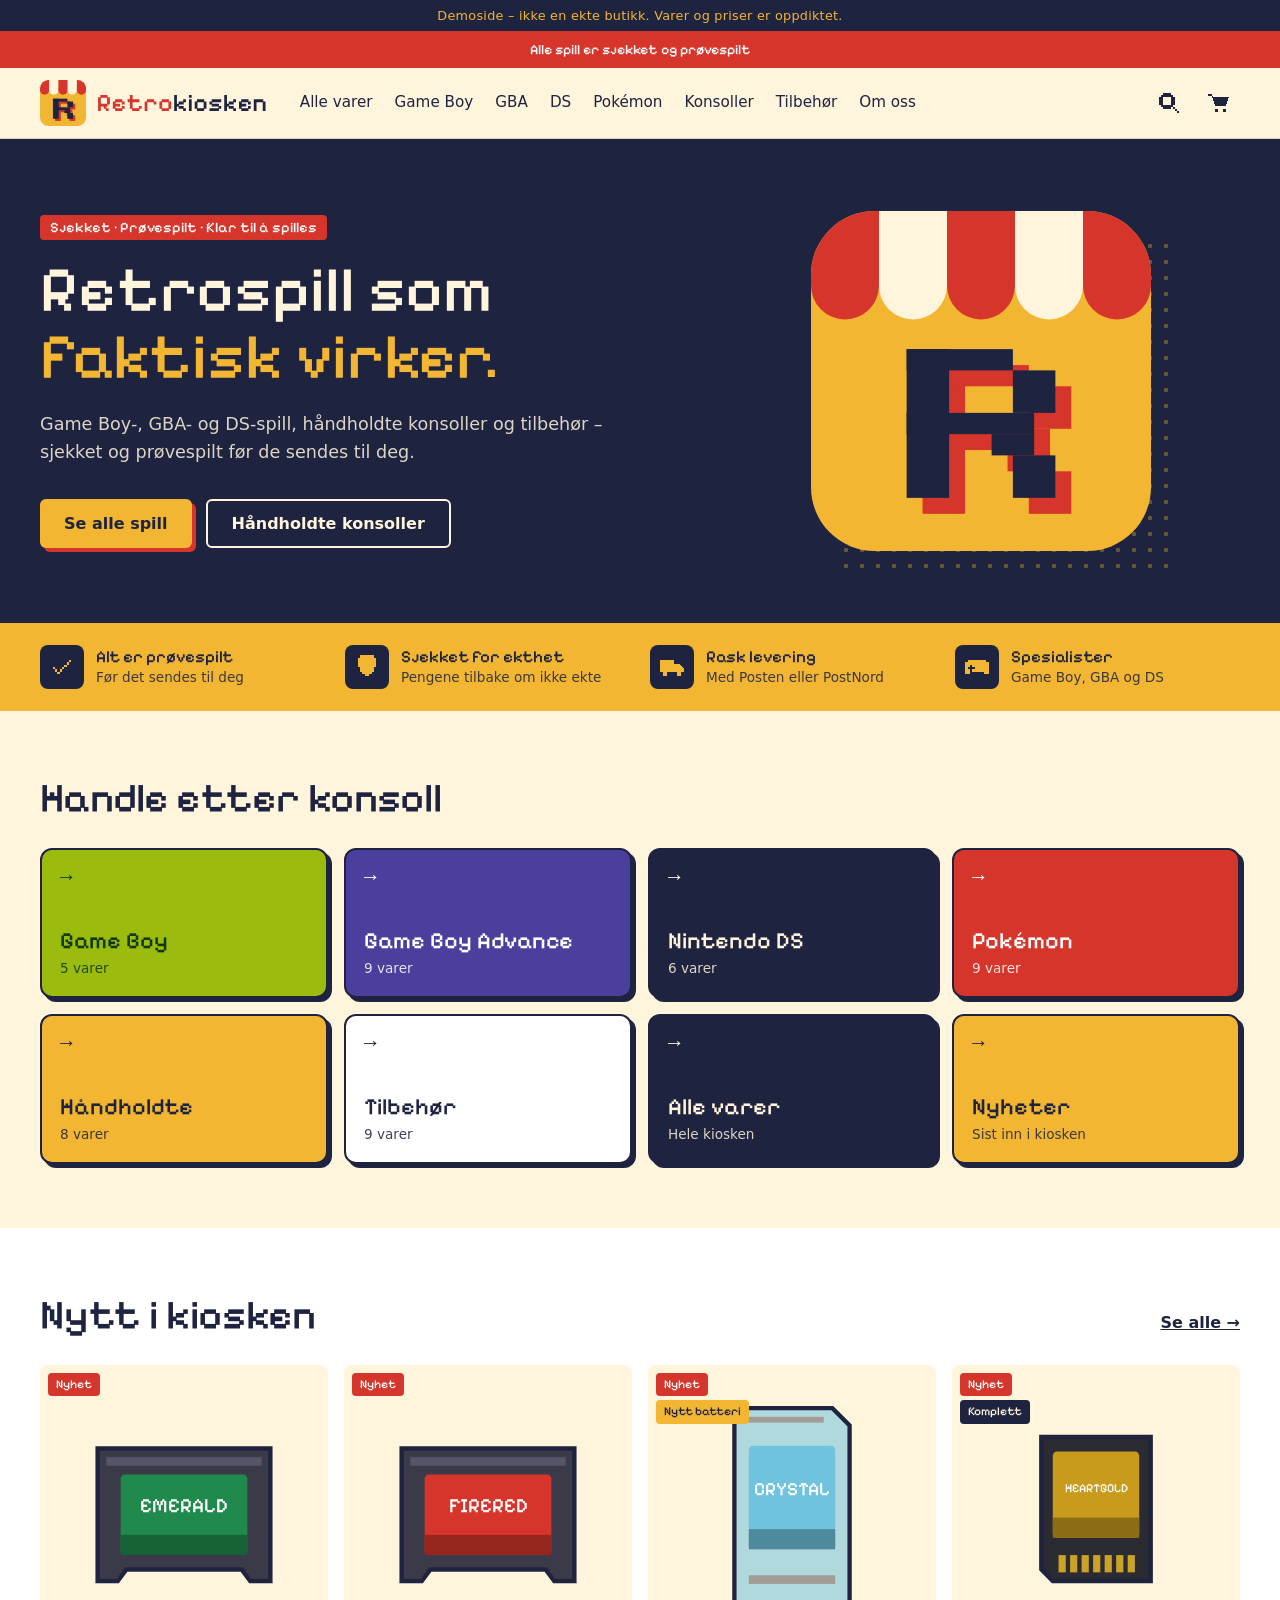
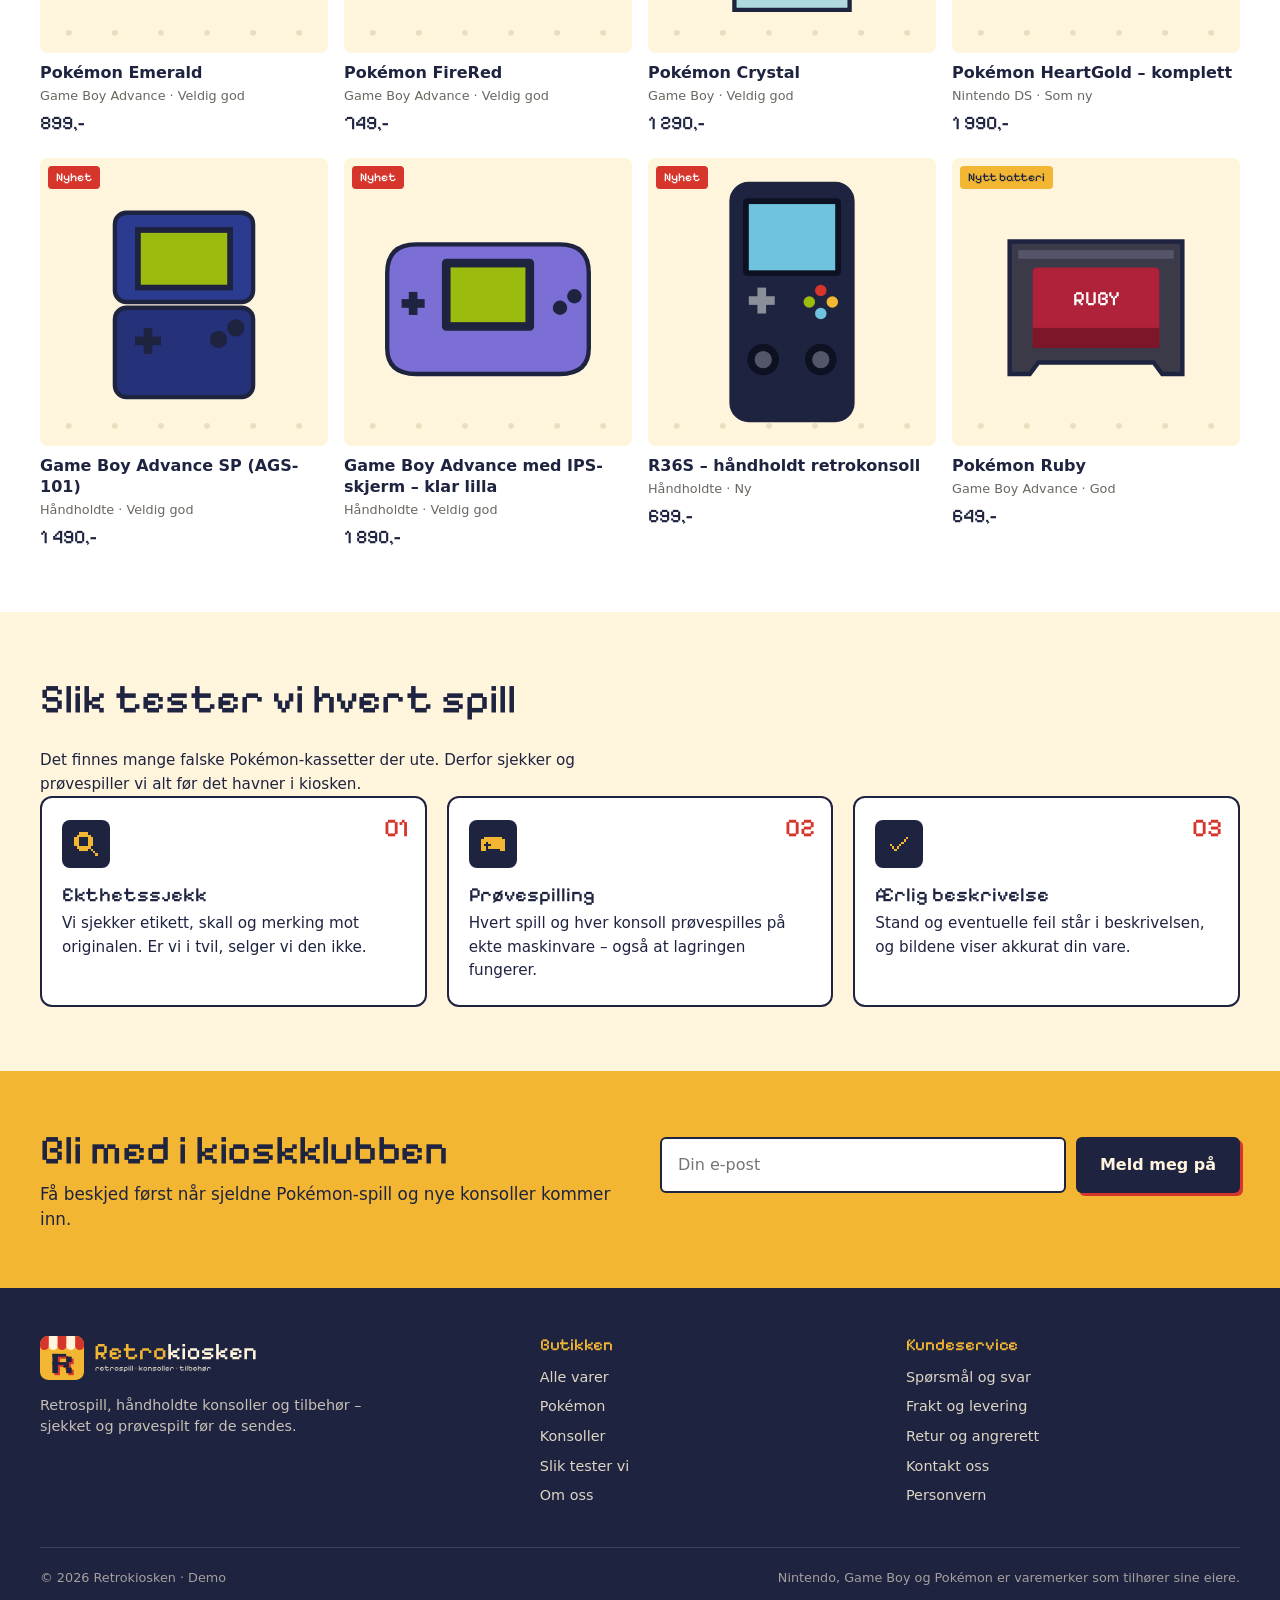
<file: index.html>
<!doctype html>
<html lang="nb">
<head>
  <meta charset="utf-8">
  <meta name="viewport" content="width=device-width, initial-scale=1">
  <title>Retrokiosken – retrospill som faktisk virker (demo)</title>
  <meta name="description" content="Demoside for Retrokiosken – Game Boy-, GBA- og DS-spill og håndholdte konsoller, sjekket og prøvespilt.">
  <meta name="robots" content="noindex">
  <meta property="og:title" content="Retrokiosken (demo)">
  <meta property="og:image" content="assets/deling.png">
  <link rel="icon" type="image/png" sizes="32x32" href="assets/retrokiosken-favicon-32.png">
  <link rel="icon" type="image/svg+xml" href="assets/retrokiosken-ikon.svg">
  <link rel="apple-touch-icon" href="assets/retrokiosken-apple-touch-icon.png">
  <link rel="preload" href="assets/PixelifySans-Medium.woff2" as="font" type="font/woff2" crossorigin>
  <link rel="stylesheet" href="assets/style.css">
</head>
<body data-side="forside">
  <div id="topp"></div>

  <main>
    <section class="hero">
      <div class="wrap hero__inner">
        <div>
          <p class="hero__etikett">Sjekket · Prøvespilt · Klar til å spilles</p>
          <h1>Retrospill som <span>faktisk virker.</span></h1>
          <p class="hero__tekst">Game Boy-, GBA- og DS-spill, håndholdte konsoller og tilbehør – sjekket og prøvespilt før de sendes til deg.</p>
          <div class="hero__knapper">
            <a class="knapp knapp--gul" href="spill.html">Se alle spill</a>
            <a class="knapp knapp--kontur" href="spill.html?k=konsoll">Håndholdte konsoller</a>
          </div>
        </div>
        <div class="hero__media">
          <div class="hero__ikon"><img src="assets/retrokiosken-ikon.svg" alt="" width="320" height="320"></div>
        </div>
      </div>
    </section>

    <section class="fordeler" aria-label="Hvorfor handle hos oss">
      <ul class="wrap">
        <li><span data-ikon="check"></span><span><strong>Alt er prøvespilt</strong><small>Før det sendes til deg</small></span></li>
        <li><span data-ikon="shield"></span><span><strong>Sjekket for ekthet</strong><small>Pengene tilbake om ikke ekte</small></span></li>
        <li><span data-ikon="truck"></span><span><strong>Rask levering</strong><small>Med Posten eller PostNord</small></span></li>
        <li><span data-ikon="gamepad"></span><span><strong>Spesialister</strong><small>Game Boy, GBA og DS</small></span></li>
      </ul>
    </section>

    <section class="plattformer">
      <div class="wrap">
        <h2 class="seksjonstittel">Handle etter konsoll</h2>
        <ul class="fliser">
          <li><a class="flis flis--gronn" href="spill.html?k=gb"><span class="flis__pil" aria-hidden="true">→</span><span class="flis__navn">Game Boy</span><span class="flis__antall" data-antall="gb"></span></a></li>
          <li><a class="flis flis--lilla" href="spill.html?k=gba"><span class="flis__pil" aria-hidden="true">→</span><span class="flis__navn">Game Boy Advance</span><span class="flis__antall" data-antall="gba"></span></a></li>
          <li><a class="flis flis--bla" href="spill.html?k=ds"><span class="flis__pil" aria-hidden="true">→</span><span class="flis__navn">Nintendo DS</span><span class="flis__antall" data-antall="ds"></span></a></li>
          <li><a class="flis flis--rod" href="spill.html?k=pokemon"><span class="flis__pil" aria-hidden="true">→</span><span class="flis__navn">Pokémon</span><span class="flis__antall" data-antall="pokemon"></span></a></li>
          <li><a class="flis flis--gul" href="spill.html?k=konsoll"><span class="flis__pil" aria-hidden="true">→</span><span class="flis__navn">Håndholdte</span><span class="flis__antall" data-antall="konsoll"></span></a></li>
          <li><a class="flis flis--krem" href="spill.html?k=tilbehor"><span class="flis__pil" aria-hidden="true">→</span><span class="flis__navn">Tilbehør</span><span class="flis__antall" data-antall="tilbehor"></span></a></li>
          <li><a class="flis flis--bla" href="spill.html"><span class="flis__pil" aria-hidden="true">→</span><span class="flis__navn">Alle varer</span><span class="flis__antall">Hele kiosken</span></a></li>
          <li><a class="flis flis--gul" href="spill.html?sort=nyest"><span class="flis__pil" aria-hidden="true">→</span><span class="flis__navn">Nyheter</span><span class="flis__antall">Sist inn i kiosken</span></a></li>
        </ul>
      </div>
    </section>

    <section class="produkter">
      <div class="wrap">
        <div class="produkter__topp"><h2 class="seksjonstittel">Nytt i kiosken</h2><a href="spill.html">Se alle →</a></div>
        <ul class="grid" id="nytt"></ul>
      </div>
    </section>

    <section class="steg" id="slik-tester-vi">
      <div class="wrap">
        <h2 class="seksjonstittel">Slik tester vi hvert spill</h2>
        <p class="steg__intro">Det finnes mange falske Pokémon-kassetter der ute. Derfor sjekker og prøvespiller vi alt før det havner i kiosken.</p>
        <ol>
          <li><span class="steg__nr" aria-hidden="true">01</span><span data-ikon="search"></span><h3>Ekthetssjekk</h3><p>Vi sjekker etikett, skall og merking mot originalen. Er vi i tvil, selger vi den ikke.</p></li>
                    <li><span class="steg__nr" aria-hidden="true">02</span><span data-ikon="gamepad"></span><h3>Prøvespilling</h3><p>Hvert spill og hver konsoll prøvespilles på ekte maskinvare – også at lagringen fungerer.</p></li>
          <li><span class="steg__nr" aria-hidden="true">03</span><span data-ikon="check"></span><h3>Ærlig beskrivelse</h3><p>Stand og eventuelle feil står i beskrivelsen, og bildene viser akkurat din vare.</p></li>
        </ol>
      </div>
    </section>

    <section class="nyhetsbrev">
      <div class="wrap nyhetsbrev__inner">
        <div>
          <h2 class="seksjonstittel">Bli med i kioskklubben</h2>
          <p>Få beskjed først når sjeldne Pokémon-spill og nye konsoller kommer inn.</p>
        </div>
        <div>
          <form id="nyhetsbrev" novalidate>
            <label class="visually-hidden" for="nb-epost">E-post</label>
            <input id="nb-epost" type="email" placeholder="Din e-post" autocomplete="email" required>
            <button class="knapp" type="submit">Meld meg på</button>
          </form>
          <p class="nyhetsbrev__svar" id="nb-svar" role="status"></p>
        </div>
      </div>
    </section>
  </main>

  <div id="bunn"></div>
  <script src="assets/app.js"></script>
  <script>document.querySelectorAll('[data-ikon]').forEach((el) => { el.outerHTML = ikon(el.dataset.ikon); });</script>
</body>
</html>
</file>
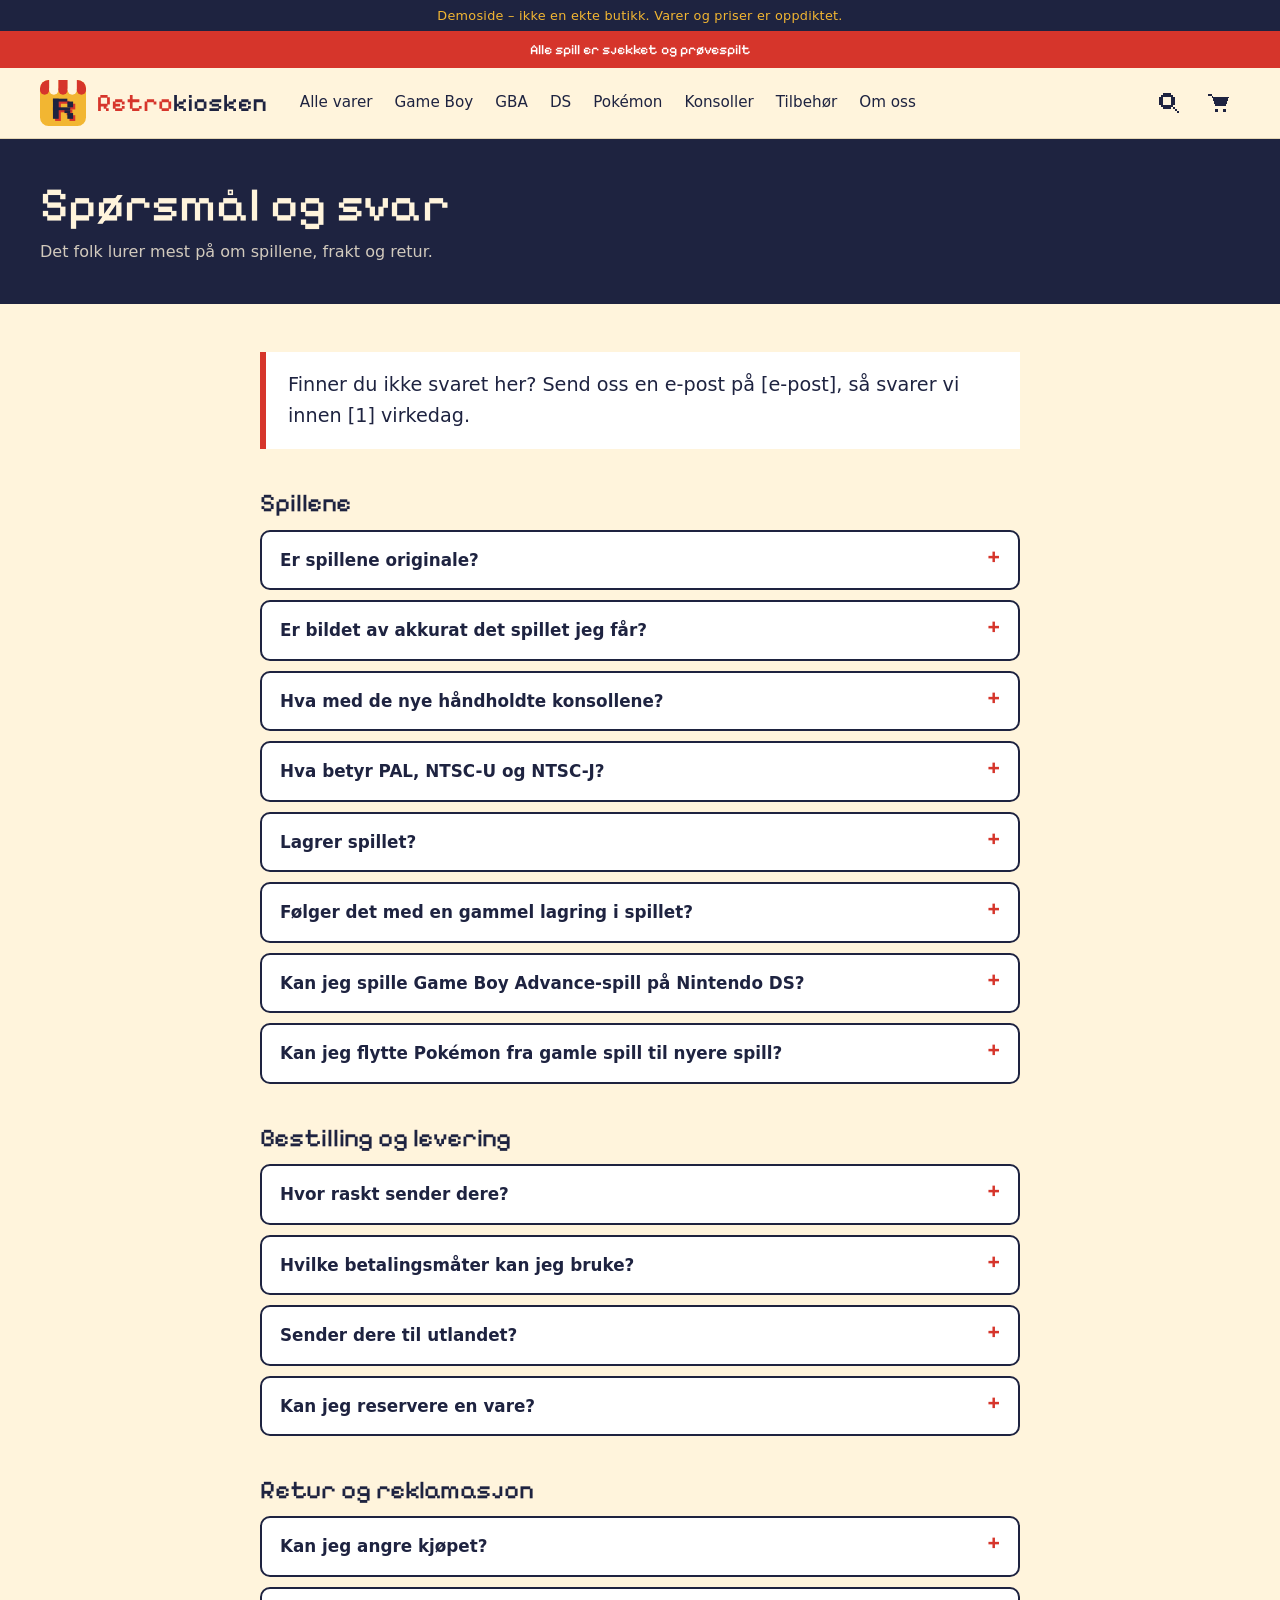
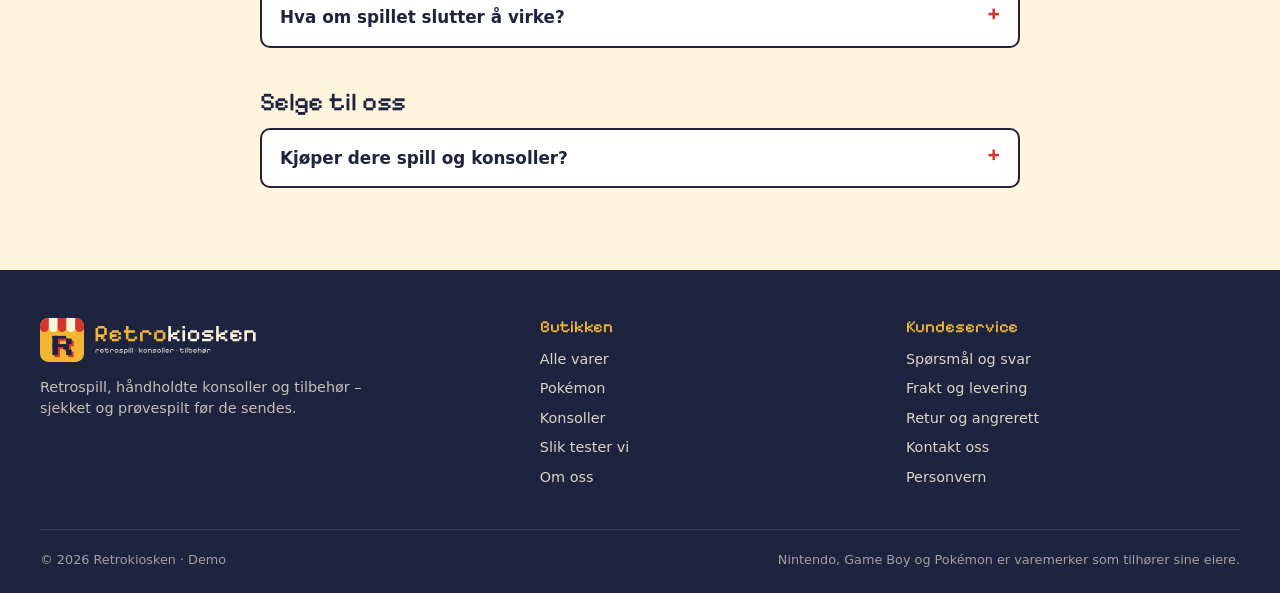
<file: faq.html>
<!doctype html>
<html lang="nb">
<head>
  <meta charset="utf-8">
  <meta name="viewport" content="width=device-width, initial-scale=1">
  <title>Spørsmål og svar – Retrokiosken (demo)</title>
  <meta name="robots" content="noindex">
  <link rel="icon" type="image/png" sizes="32x32" href="assets/retrokiosken-favicon-32.png">
  <link rel="icon" type="image/svg+xml" href="assets/retrokiosken-ikon.svg">
  <link rel="preload" href="assets/PixelifySans-Medium.woff2" as="font" type="font/woff2" crossorigin>
  <link rel="stylesheet" href="assets/style.css">
</head>
<body data-side="faq">
  <div id="topp"></div>
  <main>
    <div class="sidetopp"><div class="wrap"><h1>Spørsmål og svar</h1><p>Det folk lurer mest på om spillene, frakt og retur.</p></div></div>
    <article class="wrap tekstside">
      <p class="ingress">Finner du ikke svaret her? Send oss en e-post på [e-post], så svarer vi innen [1] virkedag.</p>

      <h2>Spillene</h2>

      <details>
        <summary>Er spillene originale?</summary>
        <p>Ja. Brukte spill sjekkes for ekthet og prøvespilles før salg – les mer på <a href="slik-tester-vi.html">Slik tester vi</a>. Skulle et spill mot formodning ikke være ekte, får du pengene tilbake.</p>
      </details>

      <details>
        <summary>Er bildet av akkurat det spillet jeg får?</summary>
        <p>Ja, for brukte varer viser bildene nøyaktig eksemplaret du får. Unntaket er nye varer, som håndholdte konsoller og tilbehør, der vi bruker et produktbilde.</p>
      </details>

      <details>
        <summary>Hva med de nye håndholdte konsollene?</summary>
        <p>I tillegg til brukte spill og konsoller selger vi nye håndholdte retrokonsoller og tilbehør. Merke, modell og hva som følger med står alltid i produktbeskrivelsen. Konsollene testes før de sendes, og selges uten forhåndsinstallerte spill.</p>
      </details>

      <details>
        <summary>Hva betyr PAL, NTSC-U og NTSC-J?</summary>
        <p>Det er regionen spillet er laget for: PAL er Europa, NTSC-U er Nord-Amerika og NTSC-J er Japan. Game Boy-, Game Boy Color-, GBA- og DS-spill er regionfrie og fungerer på alle konsoller uansett region. Nintendo 3DS-spill er regionlåst og må ha samme region som konsollen.</p>
      </details>

      <details>
        <summary>Lagrer spillet?</summary>
        <p>Vi sjekker at spill med lagring faktisk lagrer når vi prøvespiller dem. Mange eldre Game Boy-spill bruker et lite batteri for å lagre, og det kan gå tomt etter mange år. Har en vare fått nytt batteri, eller er det noe du bør vite om lagringen, står det i produktbeskrivelsen.</p>
      </details>

      <details>
        <summary>Følger det med en gammel lagring i spillet?</summary>
        <p>[Velg én:] Nei, vi sletter gamle lagrefiler før salg. / Noen ganger – gamle lagrefiler beholdes hvis de er i orden. Vil du ha et blankt spill, skriv det i kommentarfeltet i kassen.</p>
      </details>

      <details>
        <summary>Kan jeg spille Game Boy Advance-spill på Nintendo DS?</summary>
        <p>Ja, på den første Nintendo DS-en og DS Lite, som har en egen spor for GBA-spill. DSi, 3DS og 2DS har ikke dette sporet. Game Boy- og Game Boy Color-spill kan spilles på Game Boy Advance og GBA SP, men ikke på DS.</p>
      </details>

      <details>
        <summary>Kan jeg flytte Pokémon fra gamle spill til nyere spill?</summary>
        <p>Fra GBA-spillene (Ruby, Sapphire, Emerald, FireRed, LeafGreen) kan Pokémon flyttes til Diamond, Pearl, Platinum, HeartGold og SoulSilver med Pal Park. Det krever en Nintendo DS eller DS Lite med GBA-spor. Videre overføring til nyere spill krever flere steg og tjenester som Nintendo har lagt ned eller endret, så sjekk hvordan det fungerer i dag før du kjøper for å overføre.</p>
      </details>

      <h2>Bestilling og levering</h2>

      <details>
        <summary>Hvor raskt sender dere?</summary>
        <p>Bestillinger betalt før kl. [14:00] på virkedager sendes normalt [samme dag / neste virkedag]. Du får sporingsnummer på e-post. Se <a href="#" data-demo>frakt og levering</a>.</p>
      </details>

      <details>
        <summary>Hvilke betalingsmåter kan jeg bruke?</summary>
        <p>[Vipps, kort (Visa og Mastercard), Apple Pay, Google Pay og Klarna.]</p>
      </details>

      <details>
        <summary>Sender dere til utlandet?</summary>
        <p>Foreløpig sender vi bare innenlands i Norge.</p>
      </details>

      <details>
        <summary>Kan jeg reservere en vare?</summary>
        <p>Nei, fordi de fleste varene er enkeltstykker, selger vi etter prinsippet «først til mølla». En vare er din når bestillingen er betalt.</p>
      </details>

      <h2>Retur og reklamasjon</h2>

      <details>
        <summary>Kan jeg angre kjøpet?</summary>
        <p>Ja, du har 14 dagers angrerett fra du mottar varen. Se <a href="#" data-demo>angrerett og retur</a> for hvordan du går frem.</p>
      </details>

      <details>
        <summary>Hva om spillet slutter å virke?</summary>
        <p>Du har to års reklamasjonsrett, også på brukte varer. Ta kontakt på [e-post] med ordrenummer og en kort beskrivelse, gjerne med video, så finner vi en løsning. Vi betaler returfrakten når feilen er vår.</p>
      </details>

      <h2>Selge til oss</h2>

      <details>
        <summary>Kjøper dere spill og konsoller?</summary>
        <p>Ja! Vi kjøper Game Boy-, GBA- og DS-spill, konsoller og hele samlinger. Send bilder og en liste til [e-post], så gir vi deg et tilbud.</p>
      </details>
    </article>
  </main>
  <div id="bunn"></div>
  <script src="assets/app.js"></script>
</body>
</html>
</file>
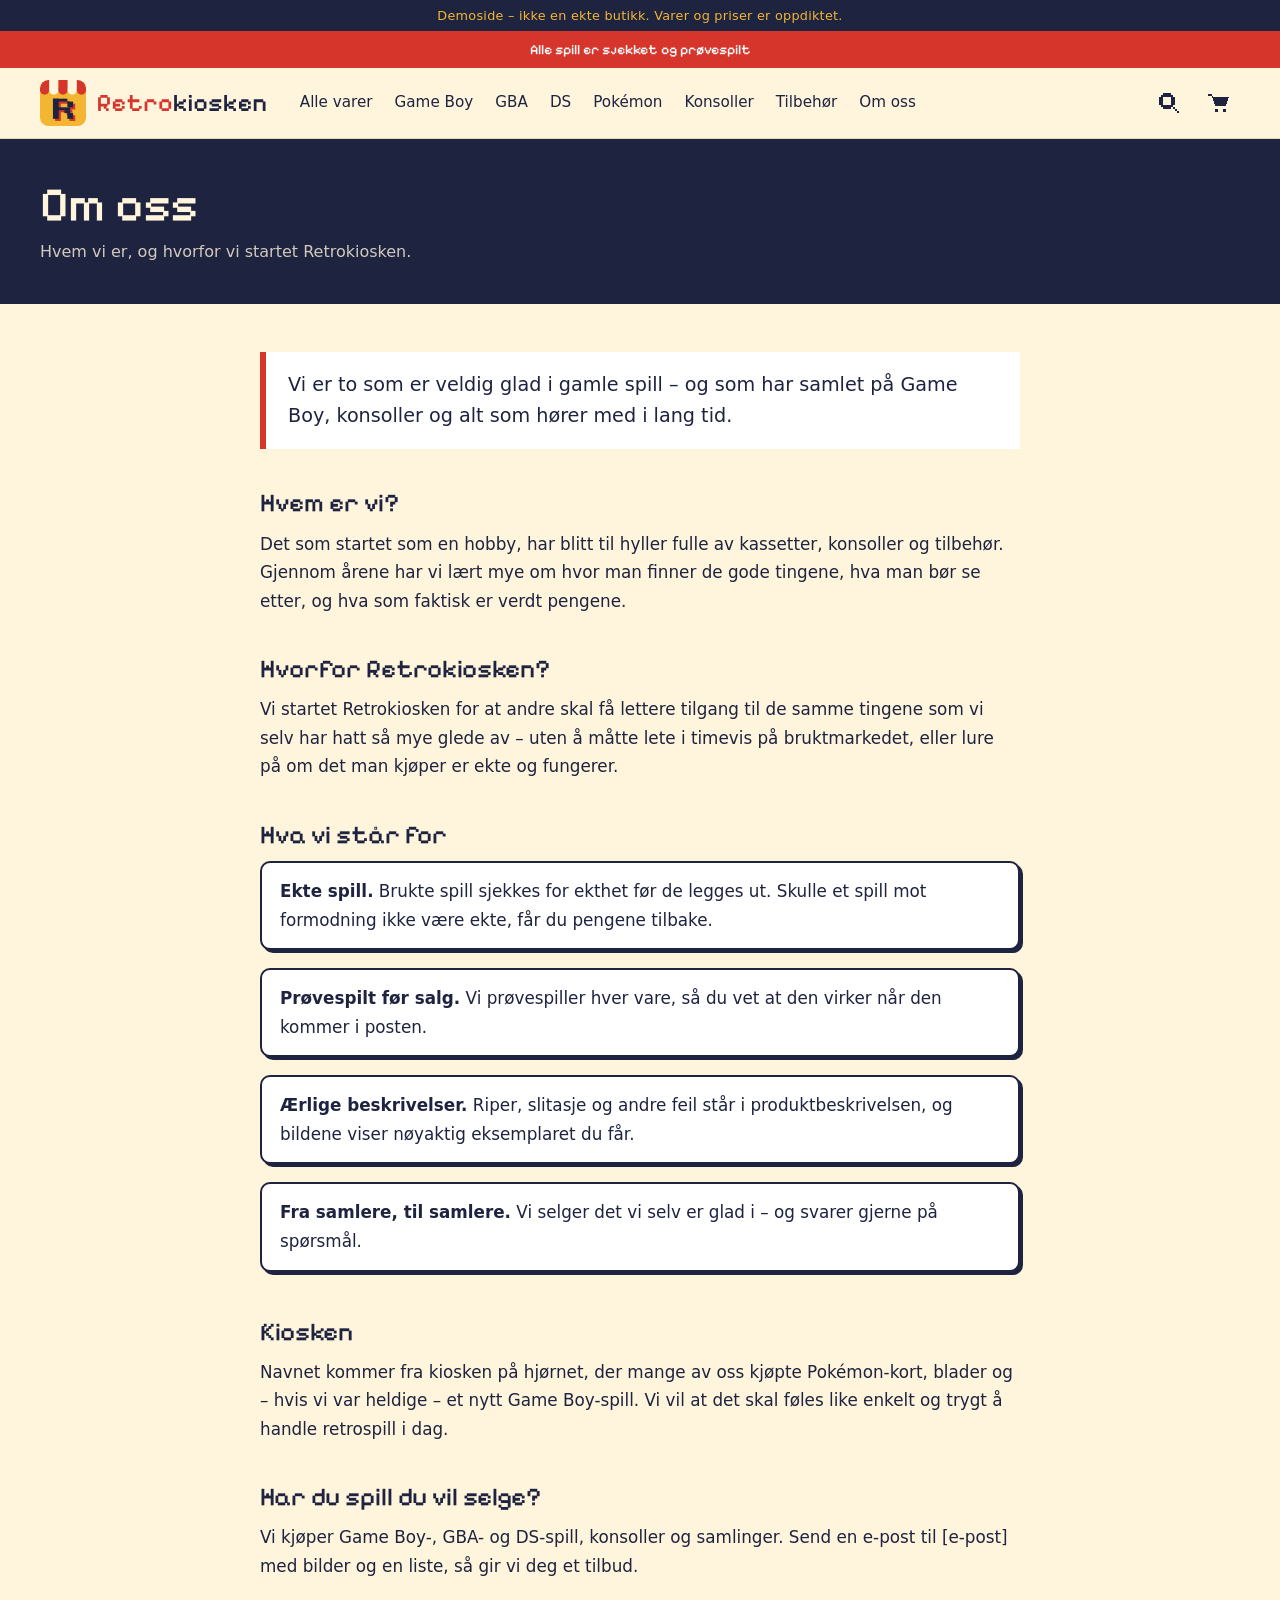
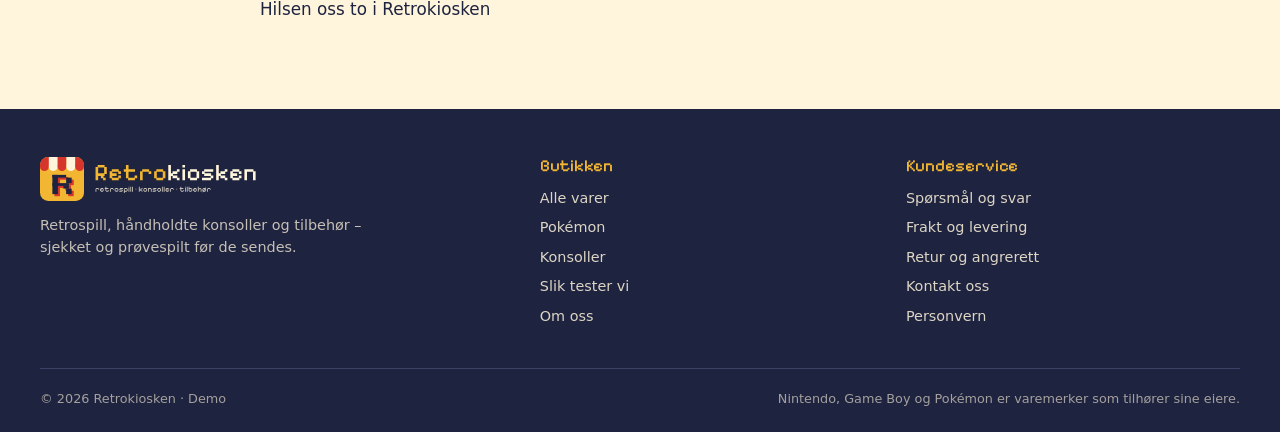
<file: om-oss.html>
<!doctype html>
<html lang="nb">
<head>
  <meta charset="utf-8">
  <meta name="viewport" content="width=device-width, initial-scale=1">
  <title>Om oss – Retrokiosken (demo)</title>
  <meta name="robots" content="noindex">
  <link rel="icon" type="image/png" sizes="32x32" href="assets/retrokiosken-favicon-32.png">
  <link rel="icon" type="image/svg+xml" href="assets/retrokiosken-ikon.svg">
  <link rel="preload" href="assets/PixelifySans-Medium.woff2" as="font" type="font/woff2" crossorigin>
  <link rel="stylesheet" href="assets/style.css">
</head>
<body data-side="om-oss">
  <div id="topp"></div>
  <main>
    <div class="sidetopp"><div class="wrap"><h1>Om oss</h1><p>Hvem vi er, og hvorfor vi startet Retrokiosken.</p></div></div>
    <article class="wrap tekstside">
      <p class="ingress">Vi er to som er veldig glad i gamle spill – og som har samlet på Game Boy, konsoller og alt som hører med i lang tid.</p>

      <h2>Hvem er vi?</h2>
      <p>Det som startet som en hobby, har blitt til hyller fulle av kassetter, konsoller og tilbehør. Gjennom årene har vi lært mye om hvor man finner de gode tingene, hva man bør se etter, og hva som faktisk er verdt pengene.</p>

      <h2>Hvorfor Retrokiosken?</h2>
      <p>Vi startet Retrokiosken for at andre skal få lettere tilgang til de samme tingene som vi selv har hatt så mye glede av – uten å måtte lete i timevis på bruktmarkedet, eller lure på om det man kjøper er ekte og fungerer.</p>

      <h2>Hva vi står for</h2>
      <ul class="verdier">
        <li><strong>Ekte spill.</strong> Brukte spill sjekkes for ekthet før de legges ut. Skulle et spill mot formodning ikke være ekte, får du pengene tilbake.</li>
        <li><strong>Prøvespilt før salg.</strong> Vi prøvespiller hver vare, så du vet at den virker når den kommer i posten.</li>
        <li><strong>Ærlige beskrivelser.</strong> Riper, slitasje og andre feil står i produktbeskrivelsen, og bildene viser nøyaktig eksemplaret du får.</li>
        <li><strong>Fra samlere, til samlere.</strong> Vi selger det vi selv er glad i – og svarer gjerne på spørsmål.</li>
      </ul>

      <h2>Kiosken</h2>
      <p>Navnet kommer fra kiosken på hjørnet, der mange av oss kjøpte Pokémon-kort, blader og – hvis vi var heldige – et nytt Game Boy-spill. Vi vil at det skal føles like enkelt og trygt å handle retrospill i dag.</p>

      <h2>Har du spill du vil selge?</h2>
      <p>Vi kjøper Game Boy-, GBA- og DS-spill, konsoller og samlinger. Send en e-post til [e-post] med bilder og en liste, så gir vi deg et tilbud.</p>

      <p>Hilsen oss to i Retrokiosken</p>
    </article>
  </main>
  <div id="bunn"></div>
  <script src="assets/app.js"></script>
</body>
</html>
</file>
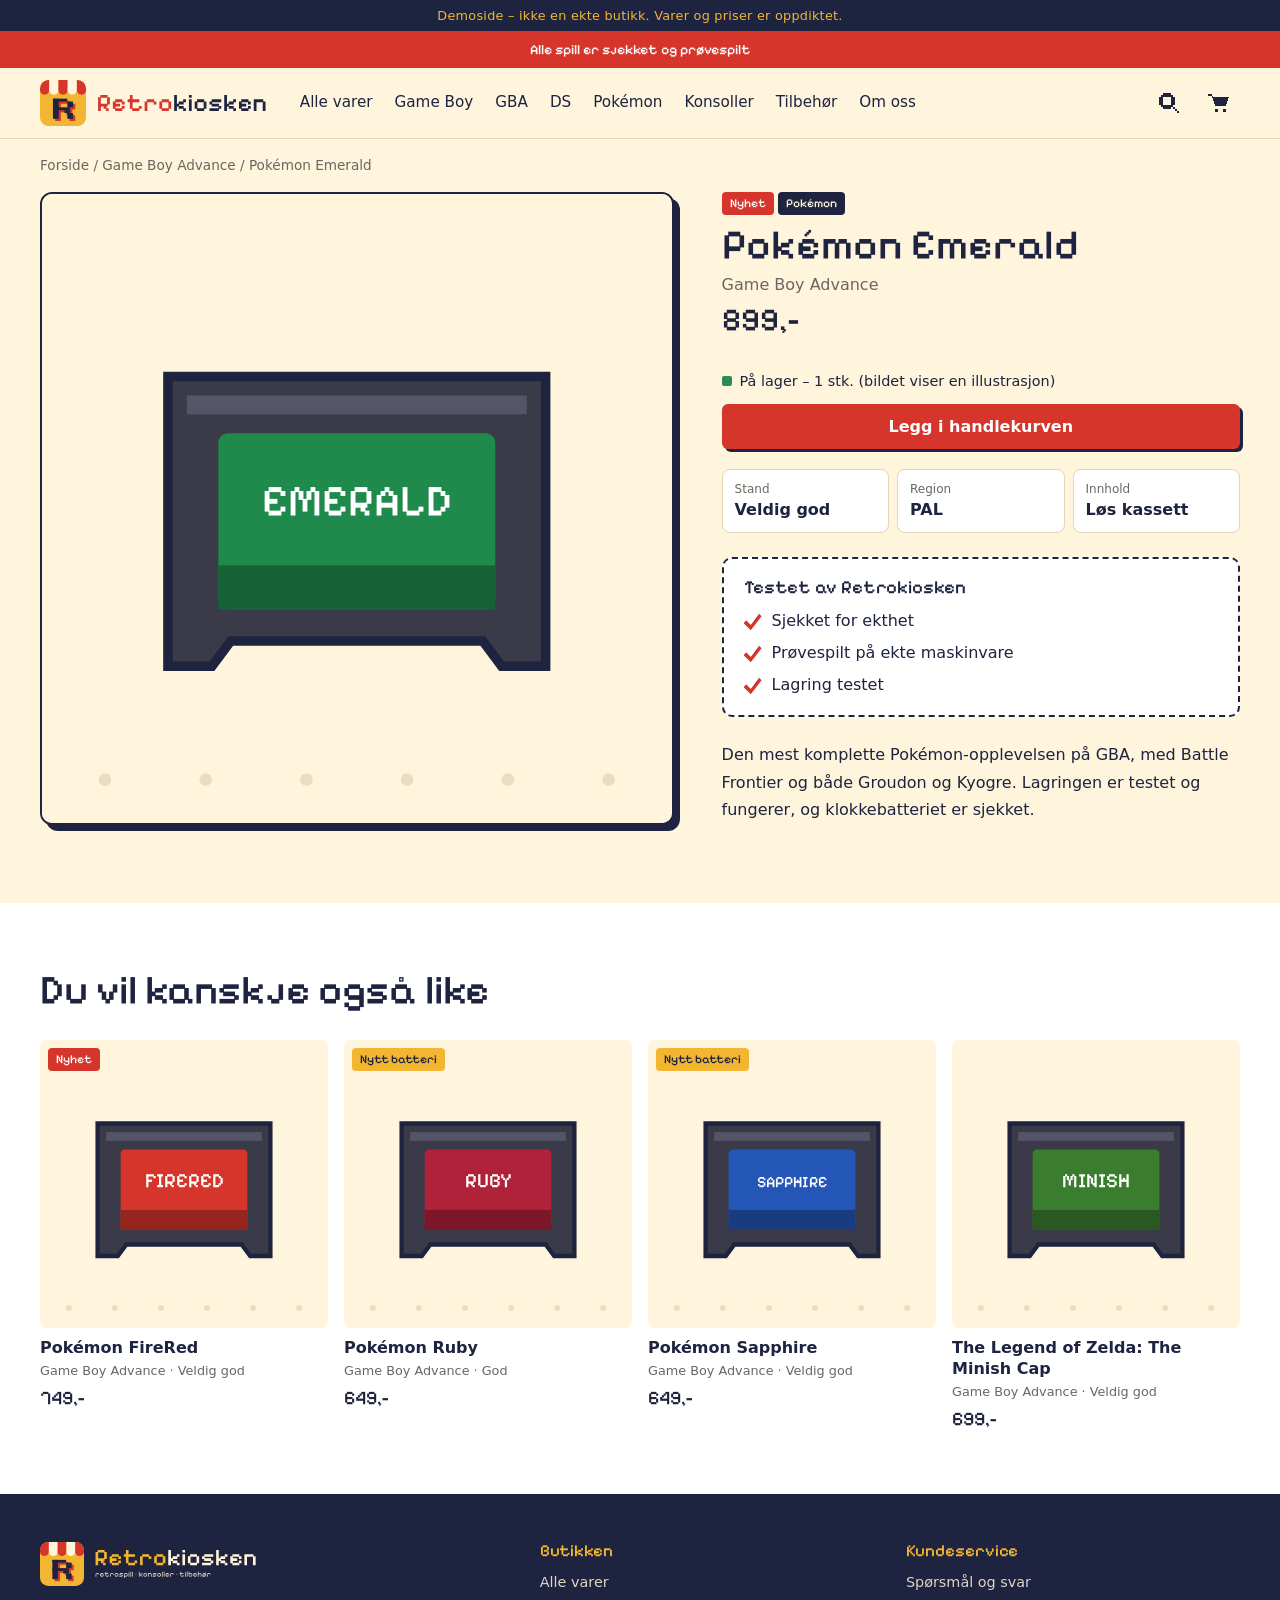
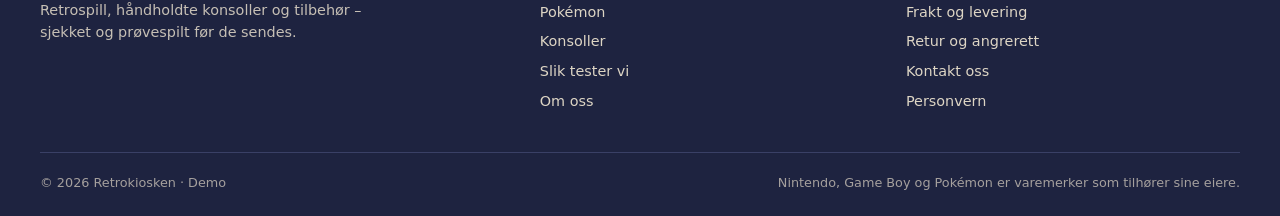
<file: produkt.html>
<!doctype html>
<html lang="nb">
<head>
  <meta charset="utf-8">
  <meta name="viewport" content="width=device-width, initial-scale=1">
  <title>Produkt – Retrokiosken (demo)</title>
  <meta name="robots" content="noindex">
  <link rel="icon" type="image/png" sizes="32x32" href="assets/retrokiosken-favicon-32.png">
  <link rel="icon" type="image/svg+xml" href="assets/retrokiosken-ikon.svg">
  <link rel="preload" href="assets/PixelifySans-Medium.woff2" as="font" type="font/woff2" crossorigin>
  <link rel="stylesheet" href="assets/style.css">
</head>
<body data-side="produkt">
  <div id="topp"></div>

  <main>
    <div class="wrap" id="produkt"></div>
    <section class="produkter">
      <div class="wrap">
        <h2 class="seksjonstittel">Du vil kanskje også like</h2>
        <ul class="grid" id="relaterte"></ul>
      </div>
    </section>
  </main>

  <div id="bunn"></div>
  <script src="assets/app.js"></script>
</body>
</html>
</file>
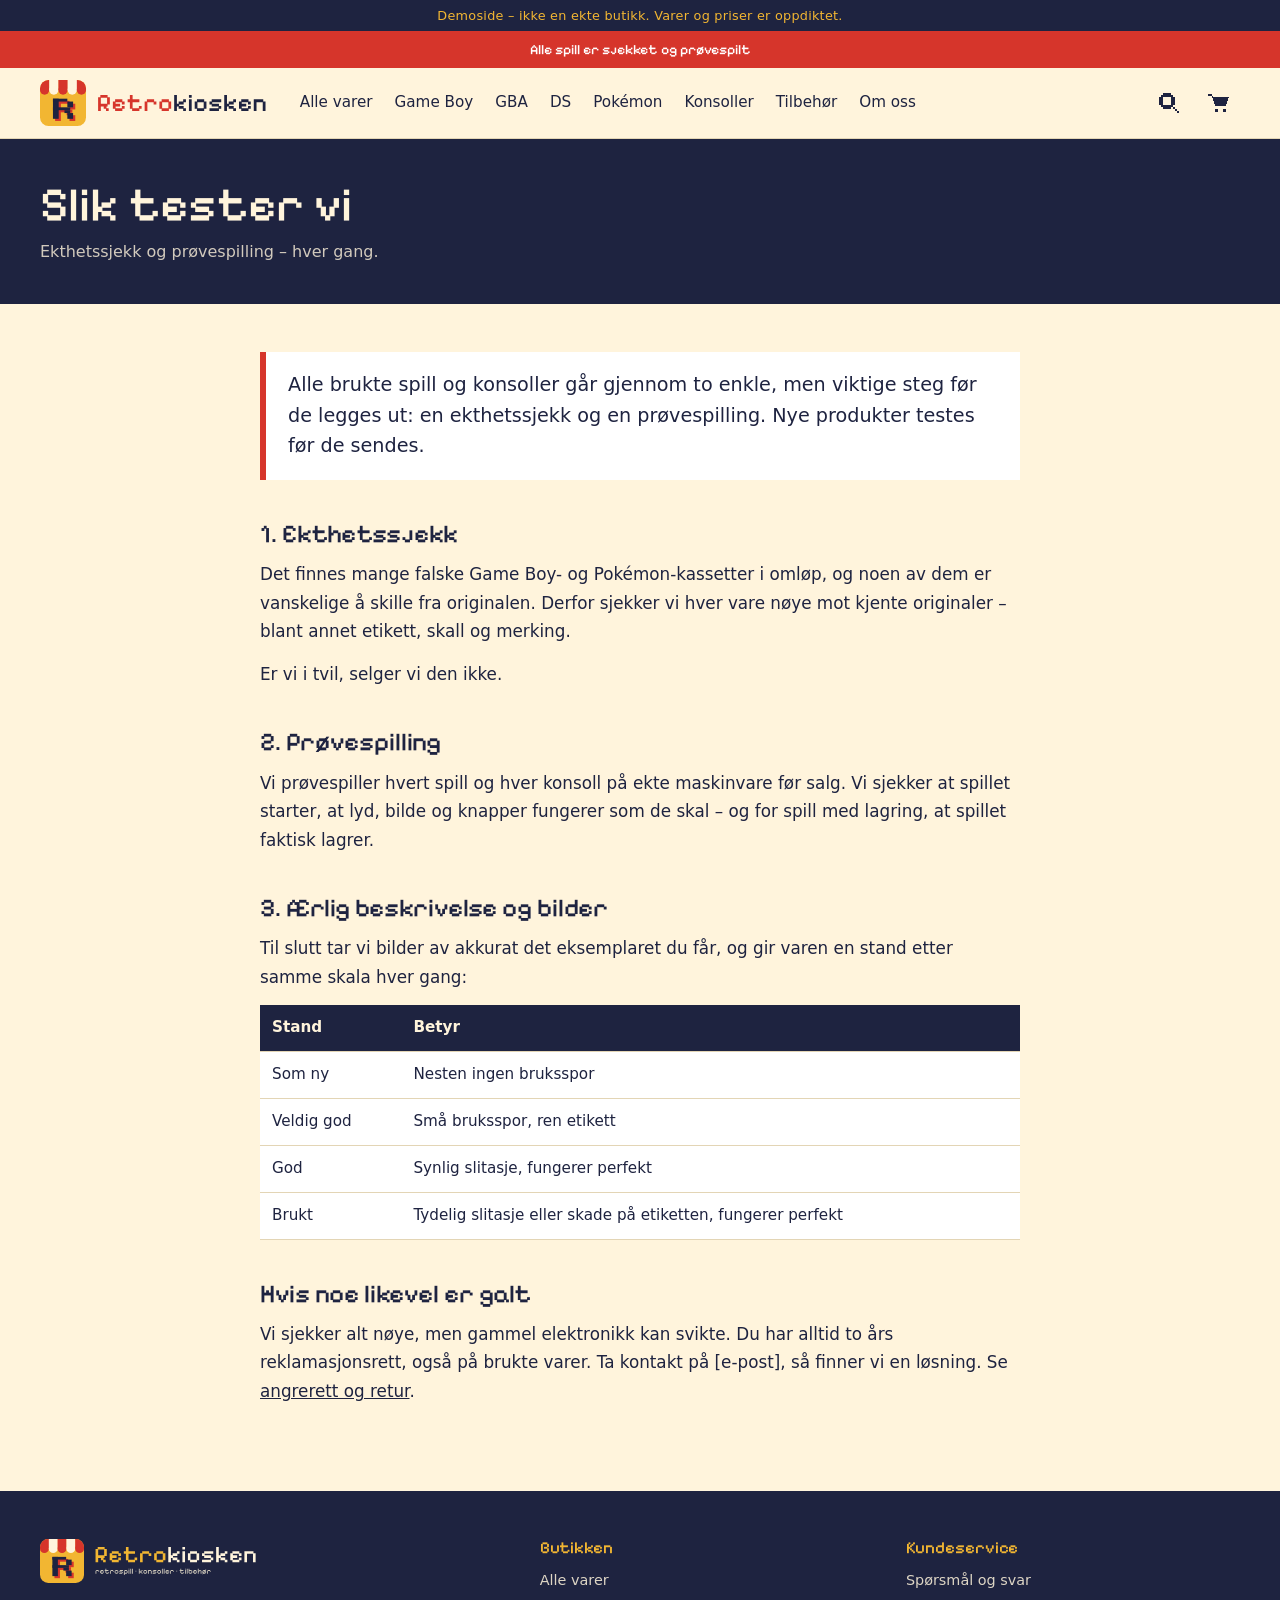
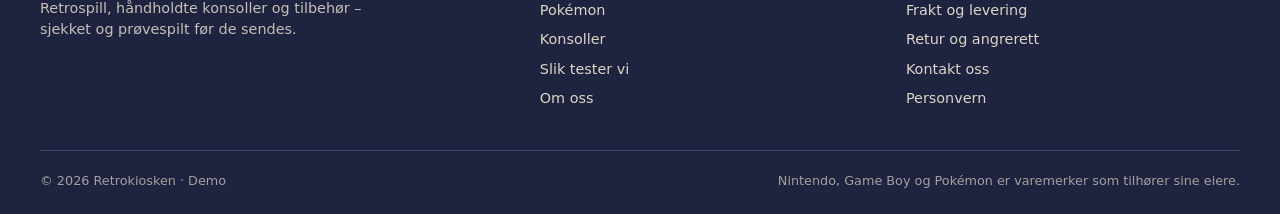
<file: slik-tester-vi.html>
<!doctype html>
<html lang="nb">
<head>
  <meta charset="utf-8">
  <meta name="viewport" content="width=device-width, initial-scale=1">
  <title>Slik tester vi – Retrokiosken (demo)</title>
  <meta name="robots" content="noindex">
  <link rel="icon" type="image/png" sizes="32x32" href="assets/retrokiosken-favicon-32.png">
  <link rel="icon" type="image/svg+xml" href="assets/retrokiosken-ikon.svg">
  <link rel="preload" href="assets/PixelifySans-Medium.woff2" as="font" type="font/woff2" crossorigin>
  <link rel="stylesheet" href="assets/style.css">
</head>
<body data-side="slik-tester-vi">
  <div id="topp"></div>
  <main>
    <div class="sidetopp"><div class="wrap"><h1>Slik tester vi</h1><p>Ekthetssjekk og prøvespilling – hver gang.</p></div></div>
    <article class="wrap tekstside">
      <p class="ingress">Alle brukte spill og konsoller går gjennom to enkle, men viktige steg før de legges ut: en ekthetssjekk og en prøvespilling. Nye produkter testes før de sendes.</p>

      <h2>1. Ekthetssjekk</h2>
      <p>Det finnes mange falske Game Boy- og Pokémon-kassetter i omløp, og noen av dem er vanskelige å skille fra originalen. Derfor sjekker vi hver vare nøye mot kjente originaler – blant annet etikett, skall og merking.</p>
      <p>Er vi i tvil, selger vi den ikke.</p>

      <h2>2. Prøvespilling</h2>
      <p>Vi prøvespiller hvert spill og hver konsoll på ekte maskinvare før salg. Vi sjekker at spillet starter, at lyd, bilde og knapper fungerer som de skal – og for spill med lagring, at spillet faktisk lagrer.</p>

      <h2>3. Ærlig beskrivelse og bilder</h2>
      <p>Til slutt tar vi bilder av akkurat det eksemplaret du får, og gir varen en stand etter samme skala hver gang:</p>
      <table>
        <thead><tr><th>Stand</th><th>Betyr</th></tr></thead>
        <tbody>
          <tr><td>Som ny</td><td>Nesten ingen bruksspor</td></tr>
          <tr><td>Veldig god</td><td>Små bruksspor, ren etikett</td></tr>
          <tr><td>God</td><td>Synlig slitasje, fungerer perfekt</td></tr>
          <tr><td>Brukt</td><td>Tydelig slitasje eller skade på etiketten, fungerer perfekt</td></tr>
        </tbody>
      </table>

      <h2>Hvis noe likevel er galt</h2>
      <p>Vi sjekker alt nøye, men gammel elektronikk kan svikte. Du har alltid to års reklamasjonsrett, også på brukte varer. Ta kontakt på [e-post], så finner vi en løsning. Se <a href="#" data-demo>angrerett og retur</a>.</p>
    </article>
  </main>
  <div id="bunn"></div>
  <script src="assets/app.js"></script>
</body>
</html>
</file>
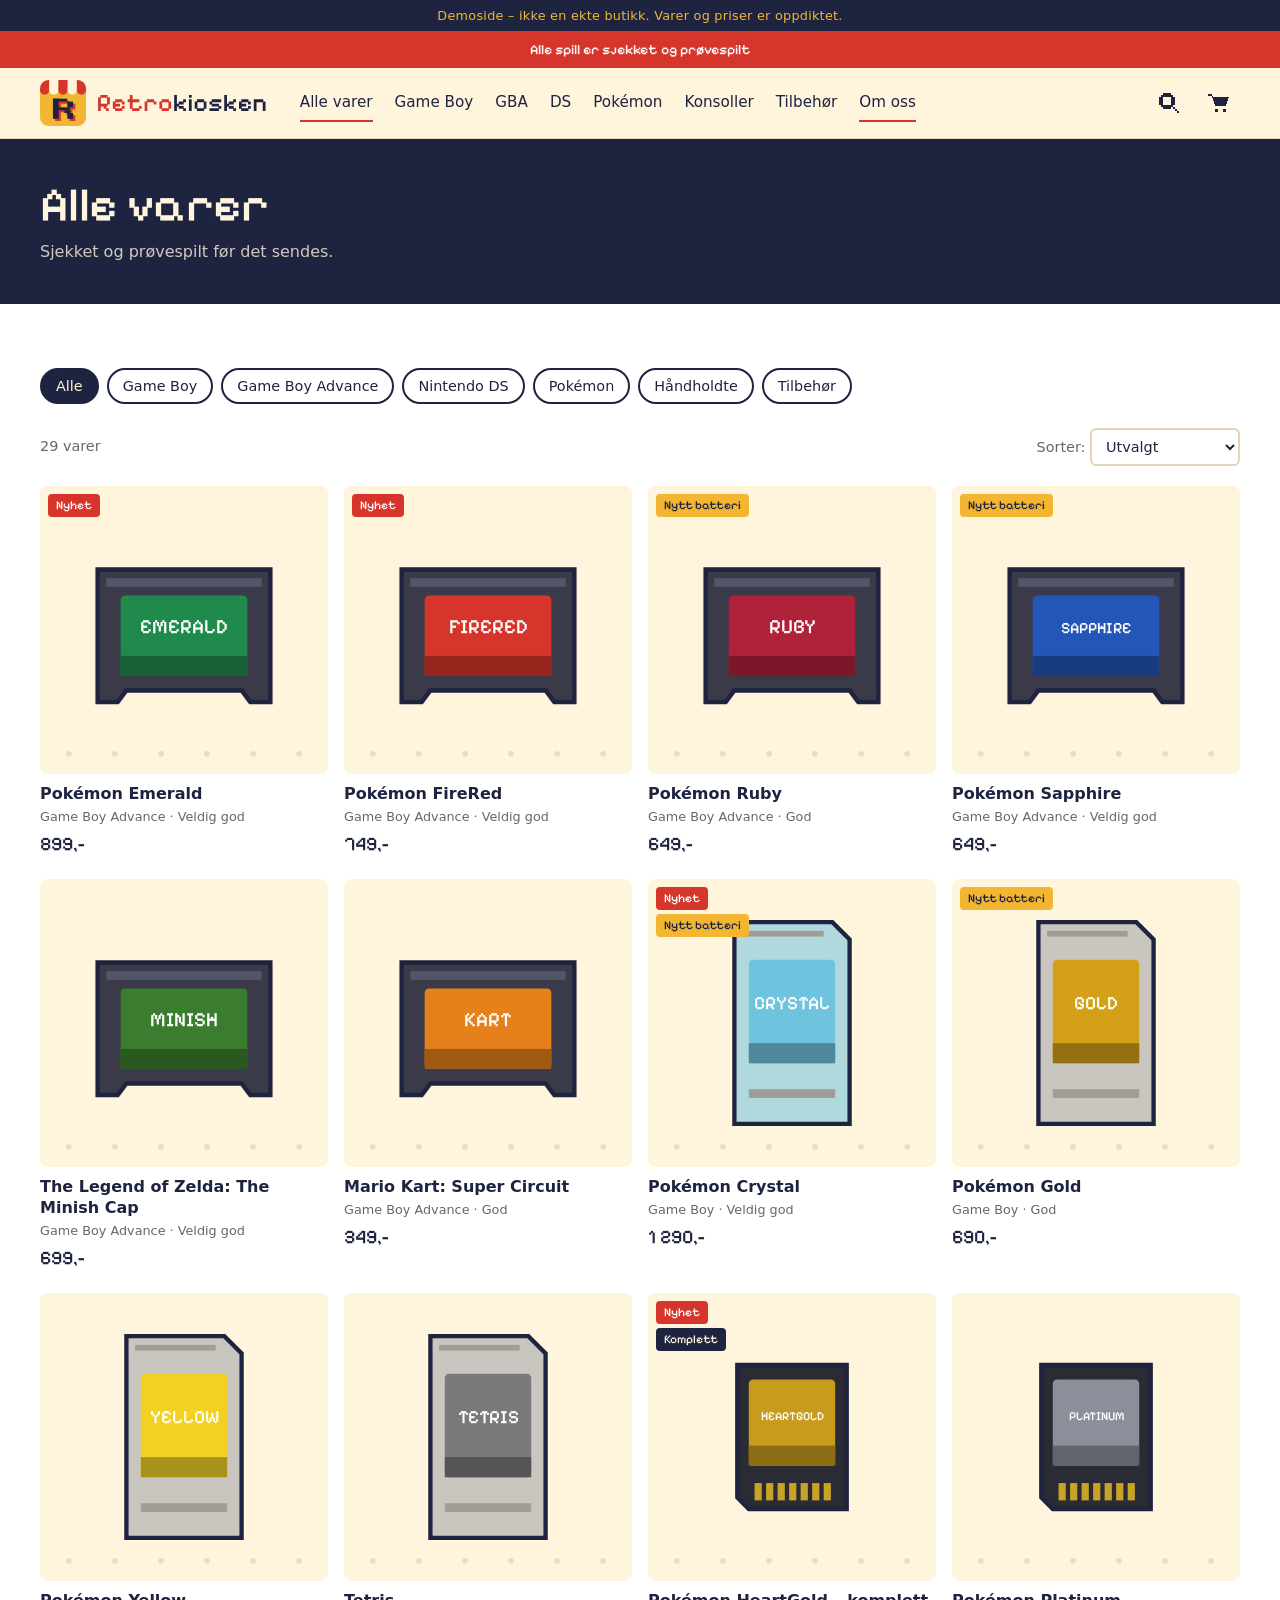
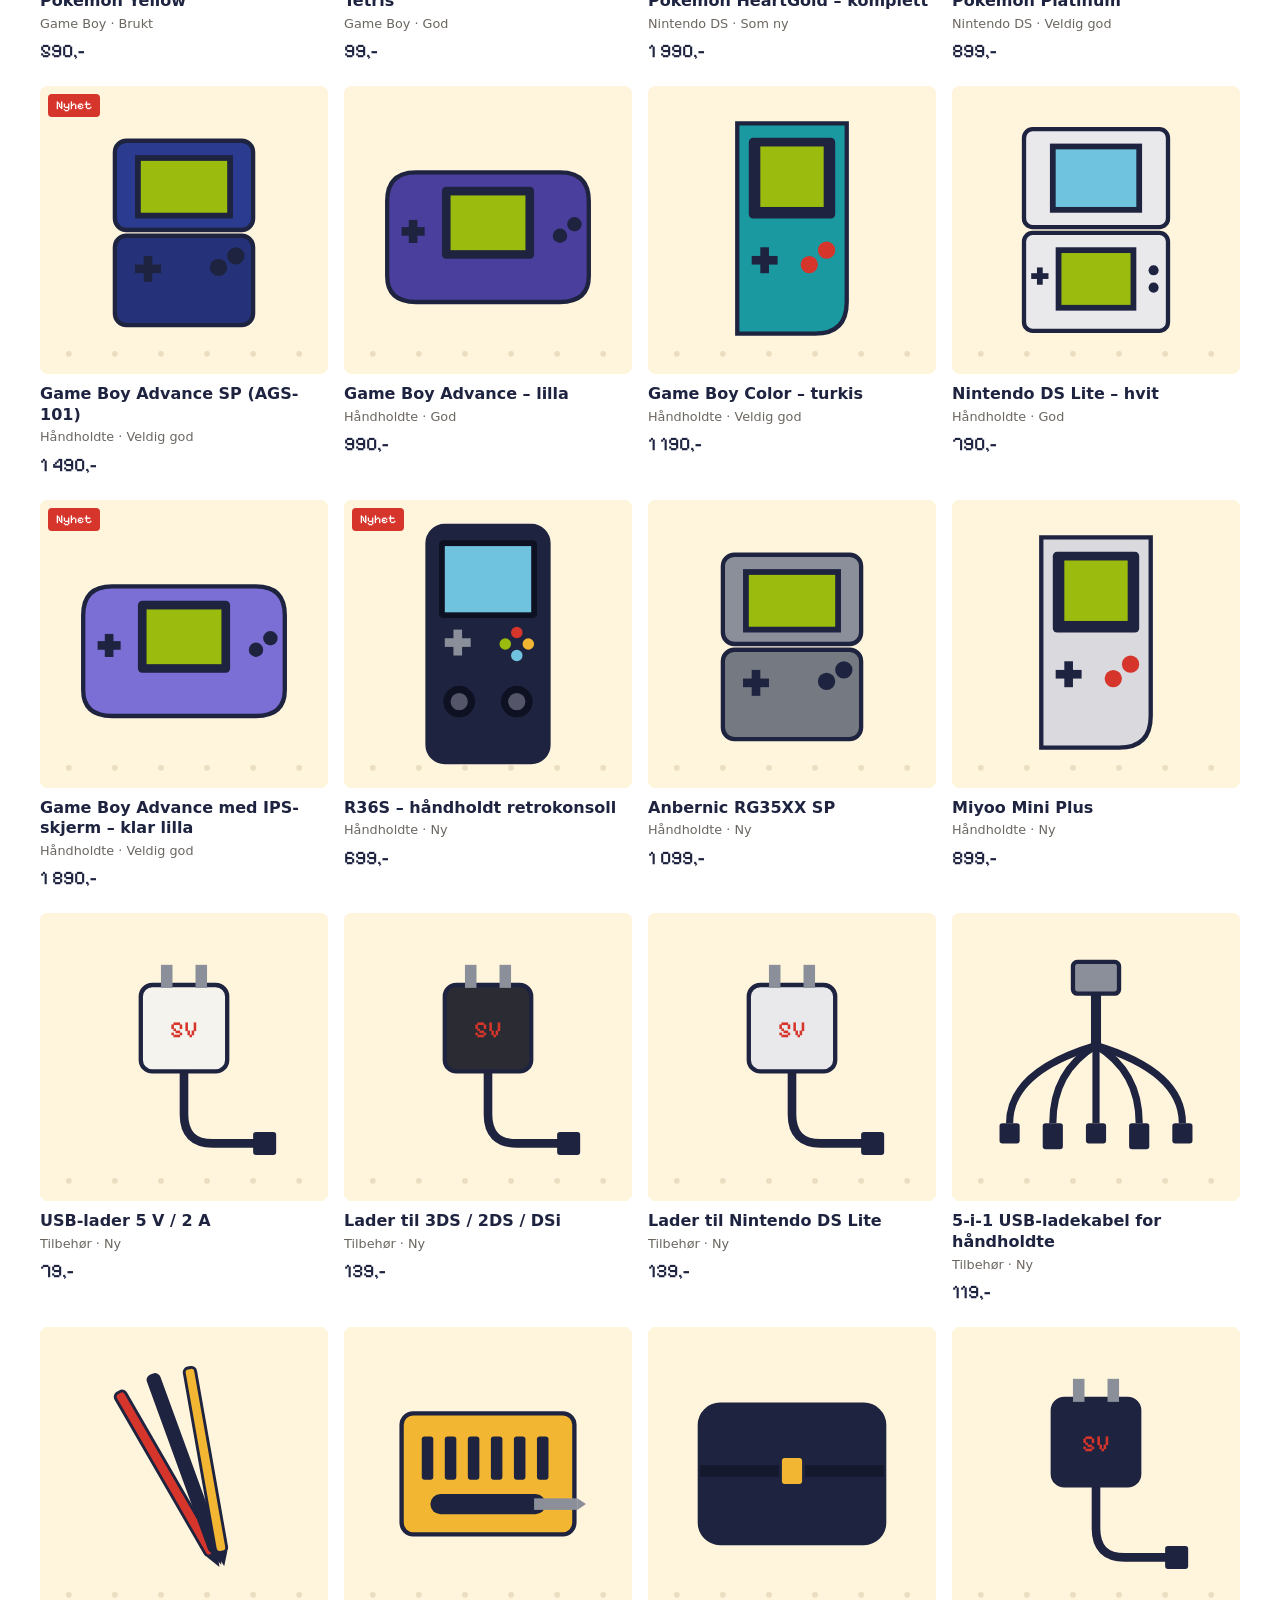
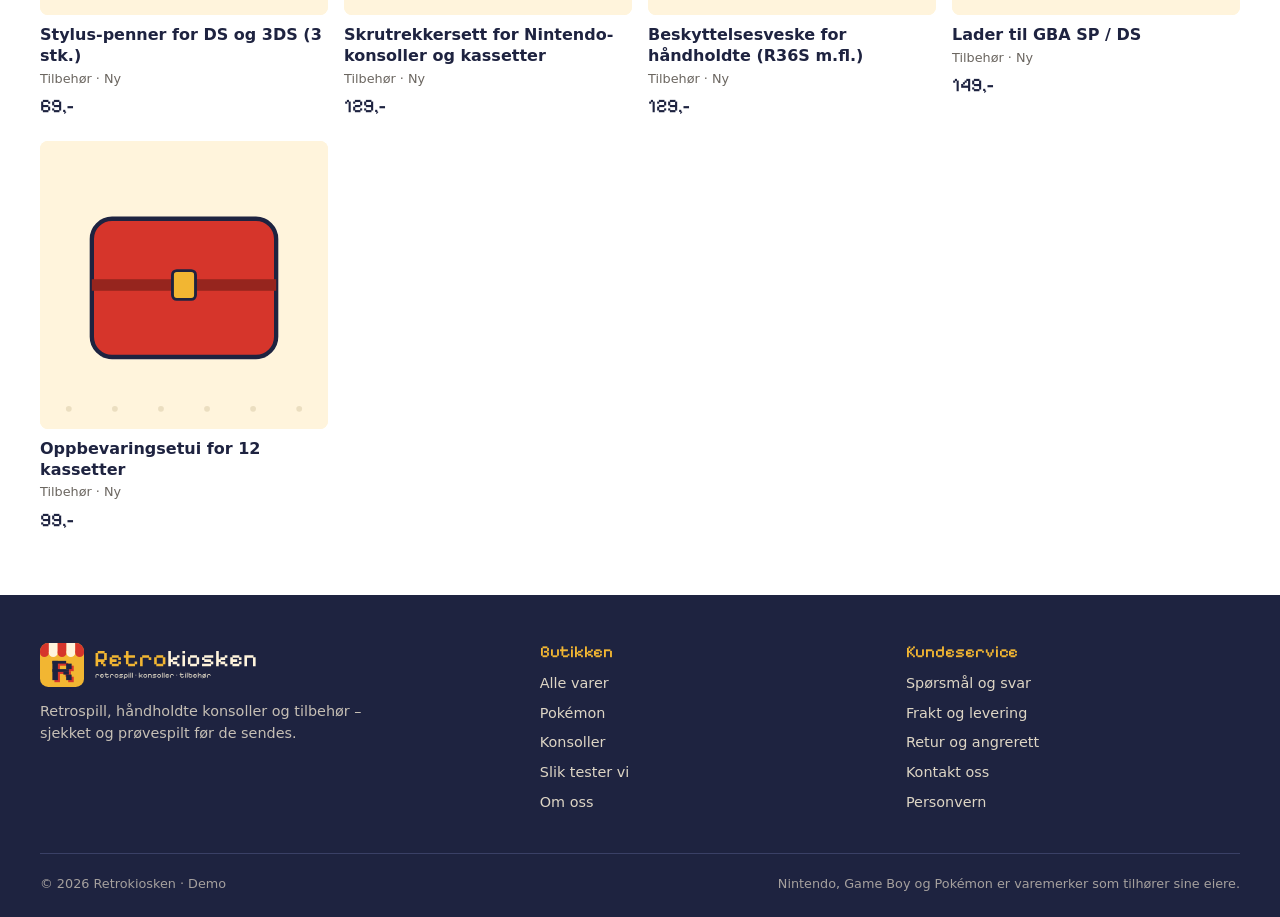
<file: spill.html>
<!doctype html>
<html lang="nb">
<head>
  <meta charset="utf-8">
  <meta name="viewport" content="width=device-width, initial-scale=1">
  <title>Alle varer – Retrokiosken (demo)</title>
  <meta name="robots" content="noindex">
  <link rel="icon" type="image/png" sizes="32x32" href="assets/retrokiosken-favicon-32.png">
  <link rel="icon" type="image/svg+xml" href="assets/retrokiosken-ikon.svg">
  <link rel="preload" href="assets/PixelifySans-Medium.woff2" as="font" type="font/woff2" crossorigin>
  <link rel="stylesheet" href="assets/style.css">
</head>
<body data-side="spill">
  <div id="topp"></div>

  <main>
    <div class="sidetopp">
      <div class="wrap">
        <h1 id="kol-tittel">Alle varer</h1>
        <p>Sjekket og prøvespilt før det sendes.</p>
      </div>
    </div>

    <section class="produkter">
      <div class="wrap">
        <div class="filtre" id="filtre" role="group" aria-label="Filtrer etter kategori"></div>
        <div class="verktoy">
          <span id="antall" aria-live="polite"></span>
          <label>Sorter:
            <select id="sorter">
              <option value="standard">Utvalgt</option>
              <option value="nyest">Nyeste først</option>
              <option value="pris-opp">Pris: lav til høy</option>
              <option value="pris-ned">Pris: høy til lav</option>
            </select>
          </label>
        </div>
        <ul class="grid" id="grid"></ul>
      </div>
    </section>
  </main>

  <div id="bunn"></div>
  <script src="assets/app.js"></script>
</body>
</html>
</file>
<file: assets/style.css>
@font-face {
  font-family: 'Pixelify Sans';
  src: url('PixelifySans-Medium.woff2') format('woff2');
  font-weight: 500;
  font-display: swap;
}

:root {
  --gul: #f2b632;
  --rod: #d6352b;
  --krem: #fff4dc;
  --bla: #1e2340;
  --kant: #e3d5b5;
  --gra: #6b6660;
  --pixel: 'Pixelify Sans', ui-monospace, monospace;
  --sans: Inter, 'Segoe UI', system-ui, -apple-system, sans-serif;
  --maks: 1280px;
  --marg: 40px;
}

@media (max-width: 749px) {
  :root { --marg: 16px; }
}

*, *::before, *::after { box-sizing: border-box; }

body {
  margin: 0;
  font-family: var(--sans);
  background: var(--krem);
  color: var(--bla);
  line-height: 1.5;
  -webkit-font-smoothing: antialiased;
}

img { max-width: 100%; display: block; }
a { color: inherit; }
h1, h2, h3 { font-family: var(--pixel); font-weight: 500; margin: 0; line-height: 1.1; }

.wrap { width: 100%; max-width: calc(var(--maks) + var(--marg) * 2); margin-inline: auto; padding-inline: var(--marg); }
.visually-hidden { position: absolute !important; width: 1px; height: 1px; overflow: hidden; clip: rect(0 0 0 0); white-space: nowrap; }
.seksjonstittel { font-size: clamp(1.8rem, 3.2vw, 2.6rem); margin-bottom: 28px; }

/* ---------- Knapper ---------- */
.knapp {
  display: inline-flex; align-items: center; justify-content: center; gap: 8px;
  padding: 13px 24px; border: 0; border-radius: 6px; cursor: pointer;
  background: var(--rod); color: #fff; font: 600 1rem var(--sans); text-decoration: none;
  box-shadow: 3px 3px 0 var(--bla);
  transition: transform 80ms ease, box-shadow 80ms ease, background-color 120ms ease;
}
.knapp:hover { background: #bf2c23; }
.knapp:active { transform: translate(2px, 2px); box-shadow: 1px 1px 0 var(--bla); }
.knapp:focus-visible, a:focus-visible, button:focus-visible, input:focus-visible { outline: 3px solid var(--gul); outline-offset: 2px; }
.knapp--gul { background: var(--gul); color: var(--bla); box-shadow: 4px 4px 0 var(--rod); }
.knapp--gul:hover { background: #ffc94d; }
.knapp--kontur { background: transparent; color: var(--krem); border: 2px solid var(--krem); box-shadow: none; }
.knapp--kontur:hover { background: var(--krem); color: var(--bla); }
.knapp--bred { width: 100%; }

/* ---------- Demo-varsel ---------- */
.demo {
  background: var(--bla); color: var(--gul); text-align: center;
  font-size: 0.8rem; padding: 6px 12px; letter-spacing: 0.02em;
}

/* ---------- Kunngjøring ---------- */
.kunngjoring { background: var(--rod); color: #fff; text-align: center; padding: 10px 12px; font: 500 0.875rem var(--pixel); min-height: 1.5em; }

/* ---------- Header ---------- */
.header { background: var(--krem); border-bottom: 1px solid var(--kant); position: sticky; top: 0; z-index: 20; }
.header__inner { display: flex; align-items: center; gap: 32px; padding-block: 12px; }
.header__logo img { height: 46px; width: auto; }
.header nav { display: flex; gap: 22px; flex: 1; }
.header nav a { white-space: nowrap; text-decoration: none; font-weight: 500; font-size: 0.95rem; padding-block: 6px; border-bottom: 2px solid transparent; }
.header nav a:hover, .header nav a[aria-current='page'] { border-bottom-color: var(--rod); }
.header__handling { display: flex; align-items: center; gap: 8px; margin-left: auto; }
.ikonknapp { position: relative; display: grid; place-items: center; width: 42px; height: 42px; border-radius: 8px; border: 0; background: transparent; color: var(--bla); cursor: pointer; text-decoration: none; }
.ikonknapp:hover { background: rgb(30 35 64 / 0.07); }
.ikonknapp svg { width: 24px; height: 24px; }
.kurv-antall { position: absolute; top: 2px; right: 0; min-width: 20px; height: 20px; padding: 0 5px; border-radius: 10px; background: var(--rod); color: #fff; font: 500 0.75rem/20px var(--pixel); text-align: center; }
.kurv-antall[hidden] { display: none; }
.meny-knapp { display: none; }

@media (max-width: 1099px) {
  .header__inner { gap: 12px; }
  .header__logo img { height: 34px; }
  .meny-knapp { display: grid; }
  .header nav { display: none; position: absolute; left: 0; right: 0; top: 100%; flex-direction: column; gap: 0; background: var(--krem); border-bottom: 1px solid var(--kant); padding: 8px var(--marg) 16px; }
  .header nav.apen { display: flex; }
  .header nav a { padding: 12px 0; border-bottom: 1px solid var(--kant); }
}

/* ---------- Hero ---------- */
.hero { background: var(--bla); color: var(--krem); overflow: hidden; }
.hero__inner { display: grid; grid-template-columns: 1.1fr 0.9fr; align-items: center; gap: 48px; padding-block: 72px; }
.hero__etikett { display: inline-block; margin: 0 0 16px; padding: 4px 10px; background: var(--rod); color: #fff; font: 500 0.9rem var(--pixel); border-radius: 4px; }
.hero h1 { font-size: clamp(2.4rem, 5vw, 4rem); line-height: 1.05; }
.hero h1 span { display: block; color: var(--gul); }
.hero__tekst { margin: 20px 0 0; max-width: 34em; font-size: 1.1rem; line-height: 1.6; color: rgb(255 244 220 / 0.85); }
.hero__knapper { display: flex; flex-wrap: wrap; gap: 14px; margin-top: 32px; }
.hero__media { display: flex; justify-content: center; }
.hero__ikon { position: relative; width: min(340px, 80%); aspect-ratio: 1; }
.hero__ikon::before { content: ''; position: absolute; inset: 8% -8% -8% 8%; background-image: radial-gradient(var(--gul) 2px, transparent 2.5px); background-size: 16px 16px; opacity: 0.35; }
.hero__ikon img { position: relative; width: 100%; height: auto; }

@media (max-width: 749px) {
  .hero__inner { grid-template-columns: 1fr; gap: 32px; padding-block: 44px; }
  .hero__media { order: -1; }
  .hero__ikon { width: 180px; }
}

/* ---------- Fordeler ---------- */
.fordeler { background: var(--gul); }
.fordeler ul { display: grid; grid-template-columns: repeat(4, minmax(0, 1fr)); gap: 20px; margin: 0 auto; padding-block: 22px; list-style: none; }
.fordeler li { display: flex; align-items: center; gap: 12px; }
.fordeler strong { display: block; font: 500 1.05rem/1.2 var(--pixel); }
.fordeler small { display: block; font-size: 0.85rem; opacity: 0.85; }
.pikselikon { flex: none; display: grid; place-items: center; width: 44px; height: 44px; border-radius: 8px; background: var(--bla); color: var(--gul); }
.pikselikon svg { width: 28px; height: 28px; }

@media (max-width: 989px) { .fordeler ul { grid-template-columns: repeat(2, minmax(0, 1fr)); } }
@media (max-width: 480px) { .fordeler ul { grid-template-columns: 1fr; gap: 14px; } }

/* ---------- Konsollfliser ---------- */
.plattformer { padding-block: 64px; }
.fliser { display: grid; grid-template-columns: repeat(4, minmax(0, 1fr)); gap: 16px; margin: 0; padding: 0; list-style: none; }
.flis {
  position: relative; display: flex; flex-direction: column; justify-content: flex-end;
  min-height: 150px; padding: 18px; border-radius: 12px; border: 2px solid var(--bla);
  box-shadow: 4px 4px 0 var(--bla); overflow: hidden; text-decoration: none;
  transition: transform 100ms ease, box-shadow 100ms ease;
}
.flis:hover { transform: translate(-2px, -2px); box-shadow: 6px 6px 0 var(--bla); }
.flis--gul { background: var(--gul); color: var(--bla); }
.flis--rod { background: var(--rod); color: #fff; }
.flis--bla { background: var(--bla); color: var(--krem); }
.flis--krem { background: #fff; color: var(--bla); }
.flis--gronn { background: #9bbc0f; color: #0f380f; }
.flis--lilla { background: #4b3f9e; color: #fff; }
.flis__navn { font: 500 1.45rem/1.1 var(--pixel); }
.flis__antall { margin-top: 4px; font-size: 0.85rem; opacity: 0.85; }
.flis__pil { position: absolute; top: 14px; left: 18px; font: 500 1.3rem var(--pixel); }
.flis__bilde { position: absolute; top: 12px; right: 12px; width: 44%; opacity: 0.95; }

@media (max-width: 989px) { .fliser { grid-template-columns: repeat(2, minmax(0, 1fr)); } }
@media (max-width: 749px) {
  .plattformer { padding-block: 44px; }
  .flis { min-height: 120px; padding: 14px; }
  .flis__navn { font-size: 1.2rem; }
}

/* ---------- Produkter ---------- */
.produkter { background: #fff; padding-block: 64px; }
.produkter__topp { display: flex; justify-content: space-between; align-items: baseline; gap: 16px; margin-bottom: 28px; }
.produkter__topp .seksjonstittel { margin: 0; }
.produkter__topp a { font-weight: 600; }
.grid { display: grid; grid-template-columns: repeat(4, minmax(0, 1fr)); gap: 24px 16px; margin: 0; padding: 0; list-style: none; }
@media (max-width: 989px) { .grid { grid-template-columns: repeat(3, minmax(0, 1fr)); } }
@media (max-width: 749px) { .grid { grid-template-columns: repeat(2, minmax(0, 1fr)); gap: 20px 12px; } .produkter { padding-block: 44px; } }

.kort { position: relative; display: flex; flex-direction: column; height: 100%; }
.kort__bilde { position: relative; display: block; aspect-ratio: 1; border-radius: 8px; background: var(--krem); overflow: hidden; }
.kort__bilde svg { width: 100%; height: 100%; transition: transform 200ms ease; }
.kort:hover .kort__bilde svg { transform: scale(1.04); }
.kort__merker { position: absolute; top: 8px; left: 8px; display: flex; flex-direction: column; gap: 4px; align-items: flex-start; }
.merke { display: inline-block; padding: 2px 8px; border-radius: 4px; font: 500 0.75rem/1.6 var(--pixel); background: var(--bla); color: var(--krem); }
.merke--rod { background: var(--rod); color: #fff; }
.merke--gul { background: var(--gul); color: var(--bla); }
.kort__info { display: flex; flex-direction: column; gap: 2px; padding-top: 10px; flex: 1; }
.kort__tittel { font-weight: 600; text-decoration: none; line-height: 1.3; }
.kort__tittel::after { content: ''; position: absolute; inset: 0 0 auto 0; aspect-ratio: 1; }
.kort__meta { font-size: 0.8rem; color: var(--gra); }
.pris { font: 500 1.2rem var(--pixel); margin-top: 4px; }
.pris--stor { font-size: 2rem; }

/* ---------- Slik tester vi ---------- */
.steg { padding-block: 64px; }
.steg__intro { max-width: 40em; margin: -12px 0 32px; font-size: 1.05rem; line-height: 1.6; }
.steg ol { display: grid; grid-template-columns: repeat(auto-fit, minmax(240px, 1fr)); gap: 20px; margin: 0; padding: 0; list-style: none; }
.steg li { position: relative; padding: 22px 20px; border: 2px solid var(--bla); border-radius: 12px; background: #fff; }
.steg__nr { position: absolute; top: 14px; right: 16px; font: 500 1.6rem var(--pixel); color: var(--rod); }
.steg h3 { margin: 16px 0 6px; font-size: 1.25rem; }
.steg p { margin: 0; font-size: 0.95rem; line-height: 1.55; }
.steg .pikselikon { width: 48px; height: 48px; }
@media (max-width: 560px) { .steg ol { grid-template-columns: 1fr; } .steg { padding-block: 44px; } }

/* ---------- Nyhetsbrev ---------- */
.nyhetsbrev { background: var(--gul); padding-block: 56px; }
.nyhetsbrev__inner { display: grid; grid-template-columns: 1fr 1fr; gap: 40px; align-items: center; }
.nyhetsbrev .seksjonstittel { margin-bottom: 10px; }
.nyhetsbrev p { margin: 0; font-size: 1.05rem; }
.nyhetsbrev form { display: flex; gap: 10px; }
.nyhetsbrev input { flex: 1; min-width: 0; padding: 14px 16px; border: 2px solid var(--bla); border-radius: 6px; background: #fff; color: var(--bla); font: inherit; }
.nyhetsbrev .knapp { background: var(--bla); color: var(--krem); box-shadow: 3px 3px 0 var(--rod); }
.nyhetsbrev__svar { margin-top: 10px !important; font-size: 0.9rem !important; min-height: 1.4em; }
@media (max-width: 749px) {
  .nyhetsbrev__inner { grid-template-columns: 1fr; gap: 20px; }
  .nyhetsbrev form { flex-direction: column; }
}

/* ---------- Footer ---------- */
.footer { background: var(--bla); color: var(--krem); padding-block: 48px 24px; }
.footer__grid { display: grid; grid-template-columns: 1.4fr 1fr 1fr; gap: 32px; }
.footer img { height: 44px; width: auto; }
.footer p { color: rgb(255 244 220 / 0.75); font-size: 0.9rem; max-width: 26em; }
.footer h3 { font-size: 1.05rem; color: var(--gul); margin-bottom: 12px; }
.footer ul { list-style: none; margin: 0; padding: 0; display: grid; gap: 8px; font-size: 0.9rem; }
.footer a { text-decoration: none; color: rgb(255 244 220 / 0.85); }
.footer a:hover { color: var(--gul); }
.footer__bunn { margin-top: 40px; padding-top: 20px; border-top: 1px solid #3a4066; font-size: 0.8rem; color: rgb(255 244 220 / 0.6); display: flex; justify-content: space-between; gap: 16px; flex-wrap: wrap; }
@media (max-width: 749px) { .footer__grid { grid-template-columns: 1fr; } }

/* ---------- Kolleksjonsside ---------- */
.sidetopp { background: var(--bla); color: var(--krem); padding-block: 40px; }
.sidetopp h1 { font-size: clamp(2rem, 4vw, 3rem); }
.sidetopp p { margin: 8px 0 0; color: rgb(255 244 220 / 0.8); }
.filtre { display: flex; flex-wrap: wrap; gap: 8px; margin-bottom: 24px; }
.filter { padding: 8px 14px; border-radius: 99px; border: 2px solid var(--bla); background: #fff; color: var(--bla); font: 500 0.9rem var(--sans); cursor: pointer; text-decoration: none; }
.filter[aria-pressed='true'] { background: var(--bla); color: var(--krem); }
.verktoy { display: flex; justify-content: space-between; align-items: center; gap: 12px; margin-bottom: 20px; font-size: 0.9rem; color: var(--gra); flex-wrap: wrap; }
.verktoy select { padding: 8px 10px; border: 2px solid var(--kant); border-radius: 6px; background: #fff; font: inherit; color: var(--bla); }

/* ---------- Produktside ---------- */
.brodsmuler { font-size: 0.85rem; color: var(--gra); padding-block: 16px; }
.brodsmuler a { text-decoration: none; }
.brodsmuler a:hover { text-decoration: underline; }
.produkt { display: grid; grid-template-columns: 1.1fr 0.9fr; gap: 48px; padding-bottom: 64px; }
.produkt__bilde { border-radius: 12px; background: #fff; border: 2px solid var(--bla); box-shadow: 6px 6px 0 var(--bla); overflow: hidden; aspect-ratio: 1; }
.produkt__bilde svg { width: 100%; height: 100%; }
.produkt h1 { font-size: clamp(1.8rem, 3.4vw, 2.6rem); margin: 8px 0 4px; }
.produkt__meta { color: var(--gra); }
.egenskaper { display: grid; grid-template-columns: repeat(3, minmax(0, 1fr)); gap: 8px; margin: 20px 0; }
.egenskaper div { background: #fff; border: 1px solid var(--kant); border-radius: 8px; padding: 10px 12px; }
.egenskaper dt { font-size: 0.75rem; color: var(--gra); }
.egenskaper dd { margin: 0; font-weight: 600; }
.sjekkliste { list-style: none; margin: 24px 0; padding: 18px 20px; background: #fff; border: 2px dashed var(--bla); border-radius: 10px; display: grid; gap: 8px; }
.sjekkliste h2 { font-size: 1.15rem; margin-bottom: 4px; }
.sjekkliste li { display: flex; gap: 10px; align-items: center; }
.sjekkliste li::before { content: ''; flex: none; width: 18px; height: 18px; background: var(--rod); clip-path: polygon(14% 44%, 0 60%, 40% 100%, 100% 22%, 86% 8%, 40% 70%); }
.lager { display: flex; align-items: center; gap: 8px; font-size: 0.9rem; margin: 12px 0; }
.lager::before { content: ''; width: 10px; height: 10px; border-radius: 2px; background: #2e8b57; }
.beskrivelse { line-height: 1.7; }
@media (max-width: 849px) { .produkt { grid-template-columns: 1fr; gap: 28px; } .egenskaper { grid-template-columns: repeat(2, minmax(0, 1fr)); } }

/* ---------- Tekstsider (Om oss, Slik tester vi, FAQ) ---------- */
.tekstside { max-width: calc(760px + var(--marg) * 2); padding-block: 48px 72px; font-size: 1.05rem; line-height: 1.7; }
.tekstside h2 { font-size: 1.6rem; margin: 40px 0 12px; }
.tekstside p, .tekstside ul { margin: 0 0 14px; }
.tekstside ul { padding-left: 1.2em; }
.tekstside li { margin-bottom: 6px; }
.tekstside .ingress { font-size: 1.2rem; line-height: 1.6; padding: 18px 22px; background: #fff; border-left: 6px solid var(--rod); border-radius: 0; }
.tekstside .verdier { list-style: none; padding: 0; display: grid; gap: 12px; }
.tekstside .verdier li { background: #fff; border: 2px solid var(--bla); border-radius: 10px; padding: 14px 18px; box-shadow: 3px 3px 0 var(--bla); }
.tekstside table { width: 100%; border-collapse: collapse; background: #fff; margin: 8px 0 16px; font-size: 0.95rem; }
.tekstside th, .tekstside td { text-align: left; padding: 10px 12px; border-bottom: 1px solid var(--kant); }
.tekstside th { background: var(--bla); color: var(--krem); font-weight: 600; }
.tekstside details { background: #fff; border: 2px solid var(--bla); border-radius: 10px; margin-bottom: 10px; }
.tekstside summary { cursor: pointer; padding: 14px 18px; font-weight: 600; list-style: none; display: flex; justify-content: space-between; gap: 12px; }
.tekstside summary::-webkit-details-marker { display: none; }
.tekstside summary::after { content: '+'; font: 500 1.4rem/1 var(--pixel); color: var(--rod); }
.tekstside details[open] summary::after { content: '–'; }
.tekstside details p { padding: 0 18px 16px; margin: 0; }

/* ---------- Toast ---------- */
.toast { position: fixed; left: 50%; bottom: 24px; transform: translate(-50%, 140%); background: var(--bla); color: var(--krem); padding: 14px 20px; border-radius: 8px; box-shadow: 4px 4px 0 var(--gul); font-size: 0.95rem; transition: transform 200ms ease; z-index: 50; max-width: calc(100% - 32px); }
.toast.vis { transform: translate(-50%, 0); }

@media (prefers-reduced-motion: reduce) {
  *, *::before, *::after { transition: none !important; }
}
</file>
